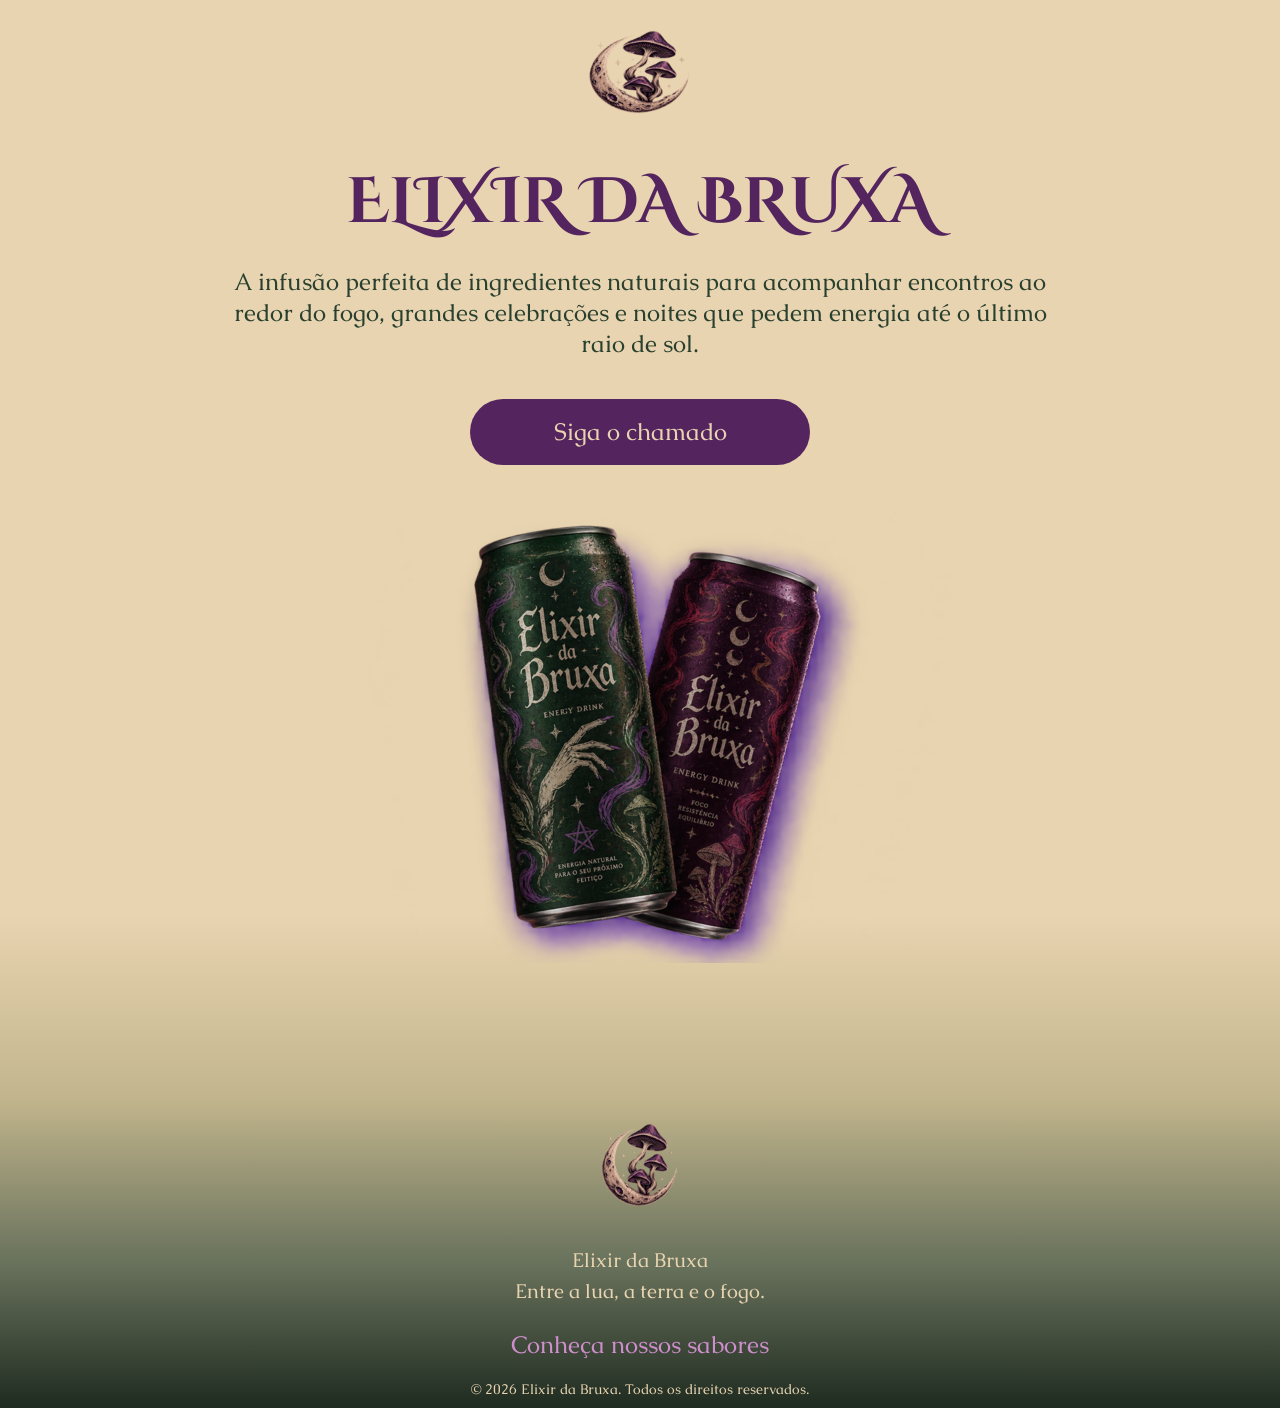
<file: index.html>
<!DOCTYPE html>
<html lang="pt-BR">
<head>
    <meta charset="UTF-8">
    <meta name="robots" content="index, follow">
    <meta name="viewport" content="width=device-width, initial-scale=1.0">
    <meta name="description" content="Para acompanhar os rituais sob a lua, as celebrações ao fogo e os caminhos entre as sombras da floresta.">

    <link rel="stylesheet" href="./css/style.css">
    <link rel="icon" type="image/x-icon" href="favicon.png">
    <link rel="preconnect" href="https://fonts.googleapis.com">
    <link rel="preconnect" href="https://fonts.gstatic.com" crossorigin>
    <link href="https://fonts.googleapis.com/css2?family=Caudex:ital,wght@0,400;0,700;1,400;1,700&family=Cinzel+Decorative:wght@400;700;900&display=swap" rel="stylesheet">
    <title>Elixir da Bruxa</title>
</head>
<body>
    <header>
        <img src="img/logo-elixir-da-bruxa-2.png" alt="logo do Elixir da Bruxa" class="logo">
    </header>
    <main>
        <section>
            <h1>
                ELIXIR DA BRUXA
            </h1>
            <p class="p-home">A infusão perfeita de ingredientes naturais para acompanhar encontros ao redor do fogo, grandes celebrações e noites que pedem energia até o último raio de sol.</p>
            <a href="flavors.html" class="btn-sabores" title="Clique e conheça nosso elixir">Siga o chamado</a>
            <img src="img/latas-elixir-da-bruxa-2.png" alt="duas latas do energético Elixir da Bruxa" class="latas">
        </section>
    </main>
    <footer> 
        <a href="index.html" class="logo-footer" title="Home">
            <img src="img/logo-elixir-da-bruxa-2.png" alt="logo do Elixir da Bruxa" class="logo-footer">
        </a>
        <p class="p-footer">Elixir da Bruxa</p>
        <p class="p-footer">Entre a lua, a terra e o fogo.</p>
        <a href="flavors.html" class="btn-footer">Conheça nossos sabores</a>
        <p class="copy">© 2026 Elixir da Bruxa. Todos os direitos reservados.</p>
    </footer>
</body>
</html>
</file>
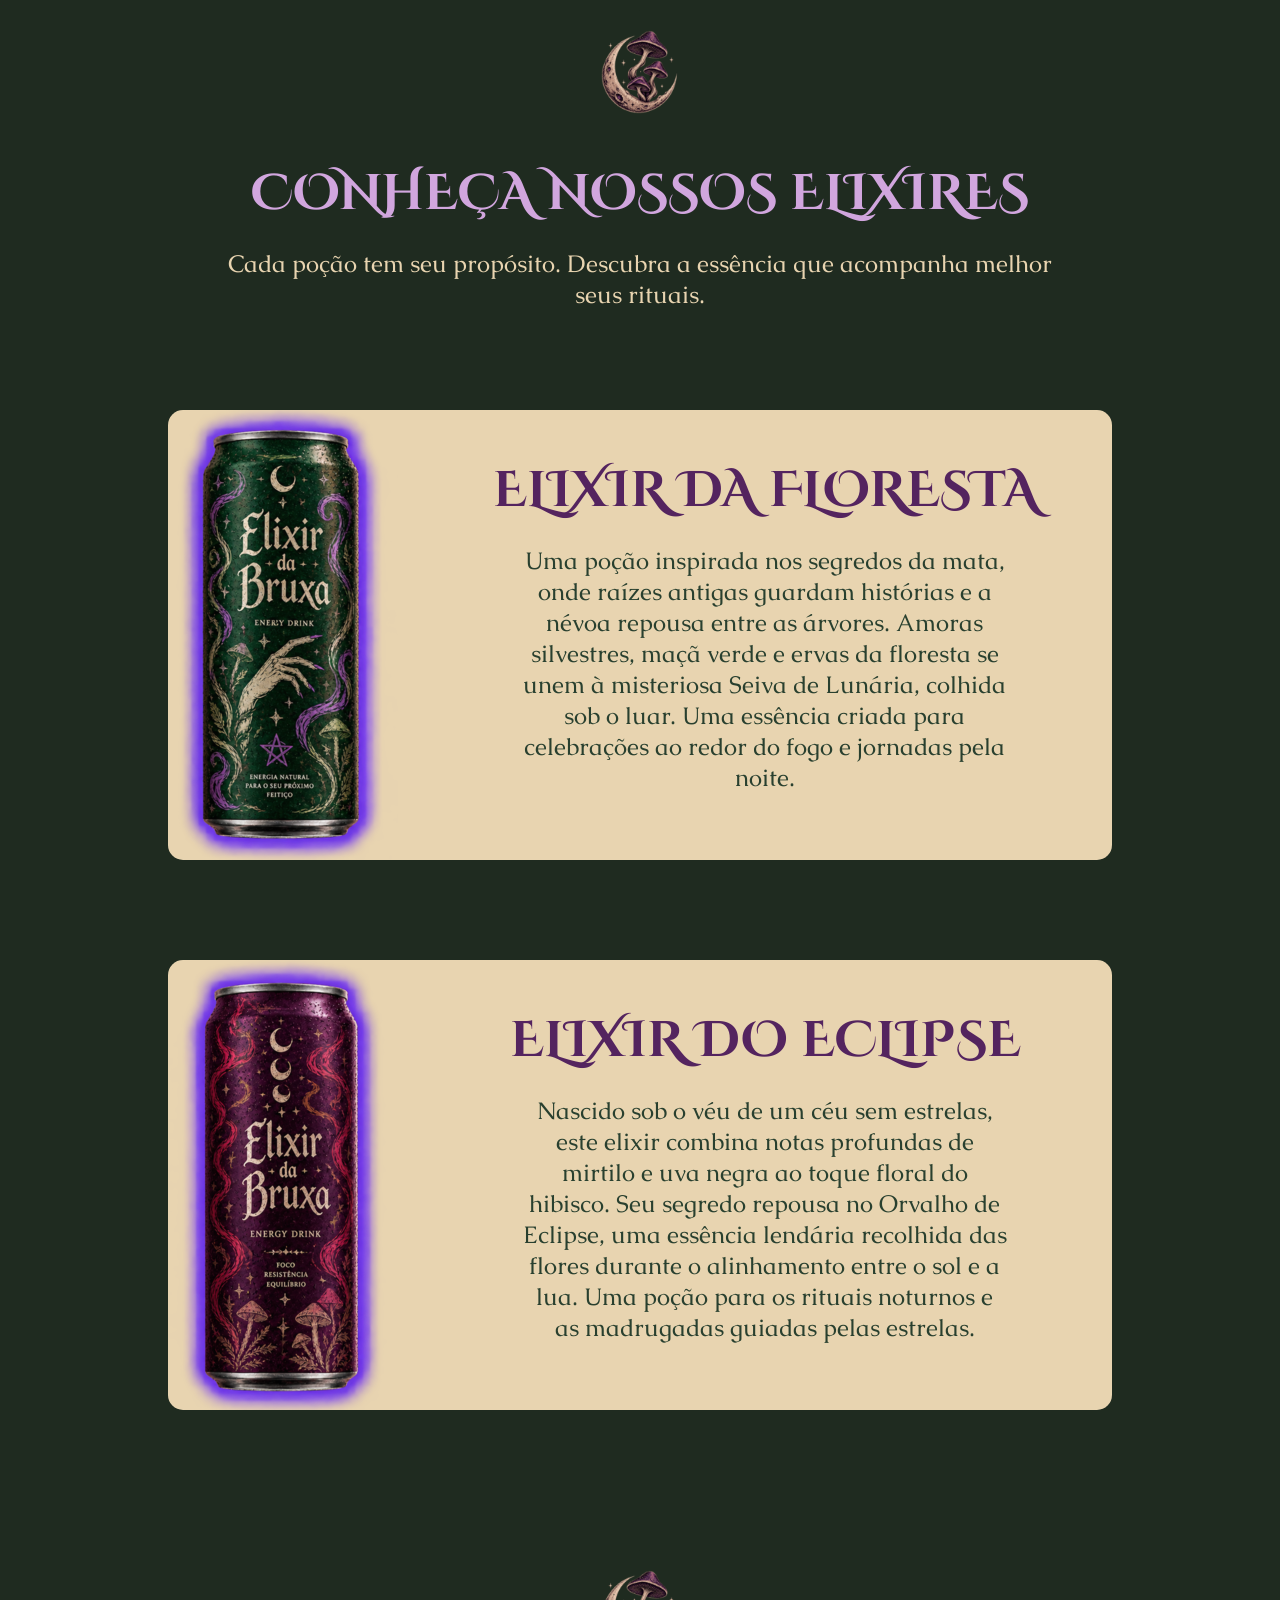
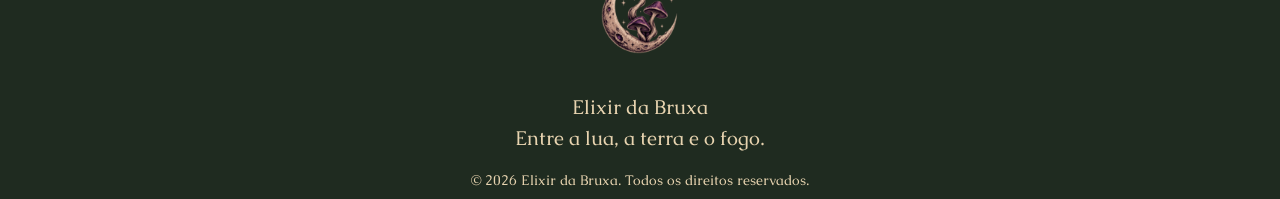
<file: flavors.html>
<!DOCTYPE html>
<html lang="en">
<head>
    <meta charset="UTF-8">
    <meta name="robots" content="index, follow">
    <meta name="viewport" content="width=device-width, initial-scale=1.0">
    <meta name="description" content="Descubra os sabores do Elixir da Bruxa, uma infusão inspirada nos rituais sob a lua, nas celebrações ao fogo e na magia da natureza.">

    <link rel="stylesheet" href="./css/style.css">
    <link rel="icon" type="image/x-icon" href="favicon.png">

    <link rel="preconnect" href="https://fonts.googleapis.com">
    <link rel="preconnect" href="https://fonts.gstatic.com" crossorigin>
    <link href="https://fonts.googleapis.com/css2?family=Caudex:ital,wght@0,400;0,700;1,400;1,700&family=Cinzel+Decorative:wght@400;700;900&display=swap" rel="stylesheet">

    <title>Sabores | Elixir da Bruxa</title>
</head>
<body class="sabores">
    <header>
        <a href="index.html" class="logo" title="Home">
            <img src="img/logo-elixir-da-bruxa-2.png" alt="logo do Elixir da Bruxa" class="logo">
        </a>
    </header>
    <main>
        <section>
            <h1 class="flavor-title">CONHEÇA NOSSOS ELIXIRES</h1>
            <p class="p-flavor">Cada poção tem seu propósito. Descubra a essência que acompanha melhor seus rituais.</p>
            <div class="flavors">
                <div class="flavor">
                    <img src="img/elixir-da-floresta.png" alt="Lata do energético sabor Elixir da Floresta" class="flavor-image">
                    <div class="flavor-content">
                        <h2 class="flavor-name">ELIXIR DA FLORESTA</h2>
                        <p class="flavor-description description-desktop">Uma poção inspirada nos segredos da mata, onde raízes antigas guardam histórias e a névoa repousa entre as árvores. Amoras silvestres, maçã verde e ervas da floresta se unem à misteriosa Seiva de Lunária, colhida sob o luar. Uma essência criada para celebrações ao redor do fogo e jornadas pela noite.</p>
                        <p class="flavor-description description-mobile">Uma essência inspirada nos segredos da mata, perfeita para noites ao redor do fogo. Amoras silvestres, maçã verde e ervas da floresta se unem à misteriosa Seiva de Lunária, colhida sob o luar.</p>
                    </div>
                </div>
                <div class="flavor">
                    <img src="img/elixir-do-eclipse.png" alt="Lata do energético sabor Elixir do Eclipse" class="flavor-image">
                    <div class="flavor-content">
                        <h2 class="flavor-name">ELIXIR DO ECLIPSE</h2>
                        <p class="flavor-description description-desktop">Nascido sob o véu de um céu sem estrelas, este elixir combina notas profundas de mirtilo e uva negra ao toque floral do hibisco. Seu segredo repousa no Orvalho de Eclipse, uma essência lendária recolhida das flores durante o alinhamento entre o sol e a lua. Uma poção para os rituais noturnos e as madrugadas guiadas pelas estrelas.</p>
                        <p class="flavor-description description-mobile">Mirtilo, uva negra e hibisco se encontram nesta poção nascida sob um céu sem estrelas. Seu segredo é o Orvalho de Eclipse, uma essência lendária colhida durante o alinhamento entre o sol e a lua.</p>
                    </div>
                </div>
            </div>
        </section>
    </main>
        <footer> 
        <a href="index.html" class="logo-footer" title="Home">
            <img src="img/logo-elixir-da-bruxa-2.png" alt="logo do Elixir da Bruxa" class="logo-footer">
        </a>
        <p class="p-footer">Elixir da Bruxa</p>
        <p class="p-footer">Entre a lua, a terra e o fogo.</p>
        <p class="copy">© 2026 Elixir da Bruxa. Todos os direitos reservados.</p>
    </footer>
</body>
</html>
</file>
<file: css/style.css>
*{  
    margin: 0;
    padding: 0;
}

:root {
    --roxo-destaque: #54245F;
    --roxo-hover: #30152F;
    --verde: #29402F;
    --bege: #E8D4B0;
    --font-h1: bold 64px "Cinzel Decorative", serif;
    --font-body: 24px "Caudex", serif;
}

body{
    min-height: 100vh;
    display: flex;
    flex-direction: column;
    justify-content: space-between;
    background: linear-gradient(
        to bottom,
        #E8D4B0 0%,
        #E8D4B0 65%,
        #C2B58D 78%,
        #66705A 90%,
        #1F2B20 100%
    );
}

header{
    height: 150px;
    display: flex;
    justify-content: center;
}

main {
    display: flex;
    flex-direction: column;
    align-items: center;
    justify-content: center;
    margin: 10px 50px;
}

h1{
    font: var(--font-h1);
    color: var(--roxo-destaque);
    text-align: center;
}

.p-home{
    font: var(--font-body);
    color: var(--verde);
    text-align: center;
    margin: 20px auto;
    width: 70%;
}

.btn-sabores {
    font: var(--font-body);
    color: var(--bege);
    text-decoration: none;
    background-color: var(--roxo-destaque);
    width: 340px;
    height: 66px;
    display: block;
    text-align: center;
    line-height: 66px;
    border-radius: 36px;
    margin: 40px auto;
}

.btn-sabores:hover {
    background-color: var(--roxo-hover);
}

.latas {
    display: flex;
    margin: 0 auto;
    max-width: 100%;
    height: auto;
}

footer {
    background: transparent;
    color: var(--bege) !important;
    text-align: center;
    padding: 10px 0;
    margin-top: 110px;
}

.logo-footer {
    width: 150px;
    height: auto;
}

.p-footer{
    font: var(--font-body);
    font-size: 20px;
    color: var(--bege);
    margin-bottom: 5px;
}

.btn-footer {
    display: inline-block;
    margin-top: 20px;
    text-decoration: none;
    font: var(--font-body);
    color: #CD8ECB;
}

.btn-footer:hover {
    color: #89A98B;
}

.copy {
    font: var(--font-body);
    font-size: 14px;
    color: var(--bege);
    margin-top: 20px;
}

/* Pagina de sabores */
a .logo {
    width: 150px;
    height: auto;
    margin-bottom: 40px;
}

.sabores {
    background: #1F2B20;
}

.flavor-title {
    font: var(--font-h1);
    color: #D1A6DE;
    text-align: center;
    font-size: 50px;
}

.p-flavor{
    font: var(--font-body);
    color: var(--bege);
    text-align: center;
    margin: 20px auto 0;
    width: 70%;
}

.flavors {
    display: flex;
    flex-direction: column;
    align-items: center;
    justify-content: center;
}

.flavor {
    display: flex;
    align-items: center;
    gap: 20px;
    margin-top: 100px;
    width: 80%;
    background-color: #E8D4B0;
    border-radius: 15px;
    transition: all 0.3s ease; 
}

.flavor:hover {
  box-shadow: 8px 8px var(--roxo-destaque);
  border-color: var(--roxo-destaque);
  transform: translate(-8px, -8px);
}

.flavor-image {
    width: 250px;
    height: auto;
    object-fit: cover;
}

.flavor-name {
    font: var(--font-h1);
    color: var(--roxo-destaque);
    text-align: center;
    font-size: 50px;
}

.flavor-description {
    font: var(--font-body);
    color: var(--verde);
    text-align: center;
    margin: 20px auto;
    width: 70%;
}

.description-mobile {
    display: none;
}


/* Media Queries */

@media (max-width: 1032px) {
    header {
        margin: 20px 30px;
    }
    main {
        margin: 20px 30px;
    }
    h1{
        margin: 30px 30px;
    }
    p{
        margin: 20px auto;
        width: 648px;
    }
    a{
        margin: 40px auto;
    }
    .logo{
        margin: 0;
    }
    .flavor-title{
        font-size: 40px;
    }
    .p-flavor{
        font-size: 30px;
    }
    .flavor-image{
        margin: 20px;
        height: 400px;
    }
    .flavor-name{
        font-size: 35px;
    }
    .description-desktop {
        display: none;
    }

    .description-mobile {
        display: block;
    }
}

@media (max-width: 768px) {
    header {
        margin: 20px 20px;
    }
    main {
        margin: 20px 20px;
    }
    h1{
        margin: 30px 20px;
        font-size: 40px;
    }
    p{
        margin: 20px auto;
        font-size: 20px;
        width: 341px;
    }
    a{
        margin: 40px auto;
        font-size: 20px;
        /* width: 251px; */
        height: 66px;
    }
    .p-footer{
        font-size: 20px;
    }
    .logo{
        margin: 0;
    }
    .flavor{
        display: flex;
        flex-direction: column;
        align-items: center;
        gap: 20px;
    }
    .flavor-image{
        margin: 20px;
        height: 300px;
        object-fit: contain;
    }
    .flavor-name{
        font-size: 35px;
    }
    .description-desktop {
        display: none;
    }
    .description-mobile {
        display: block;
        font-size: 20px;
    }
}
</file>
